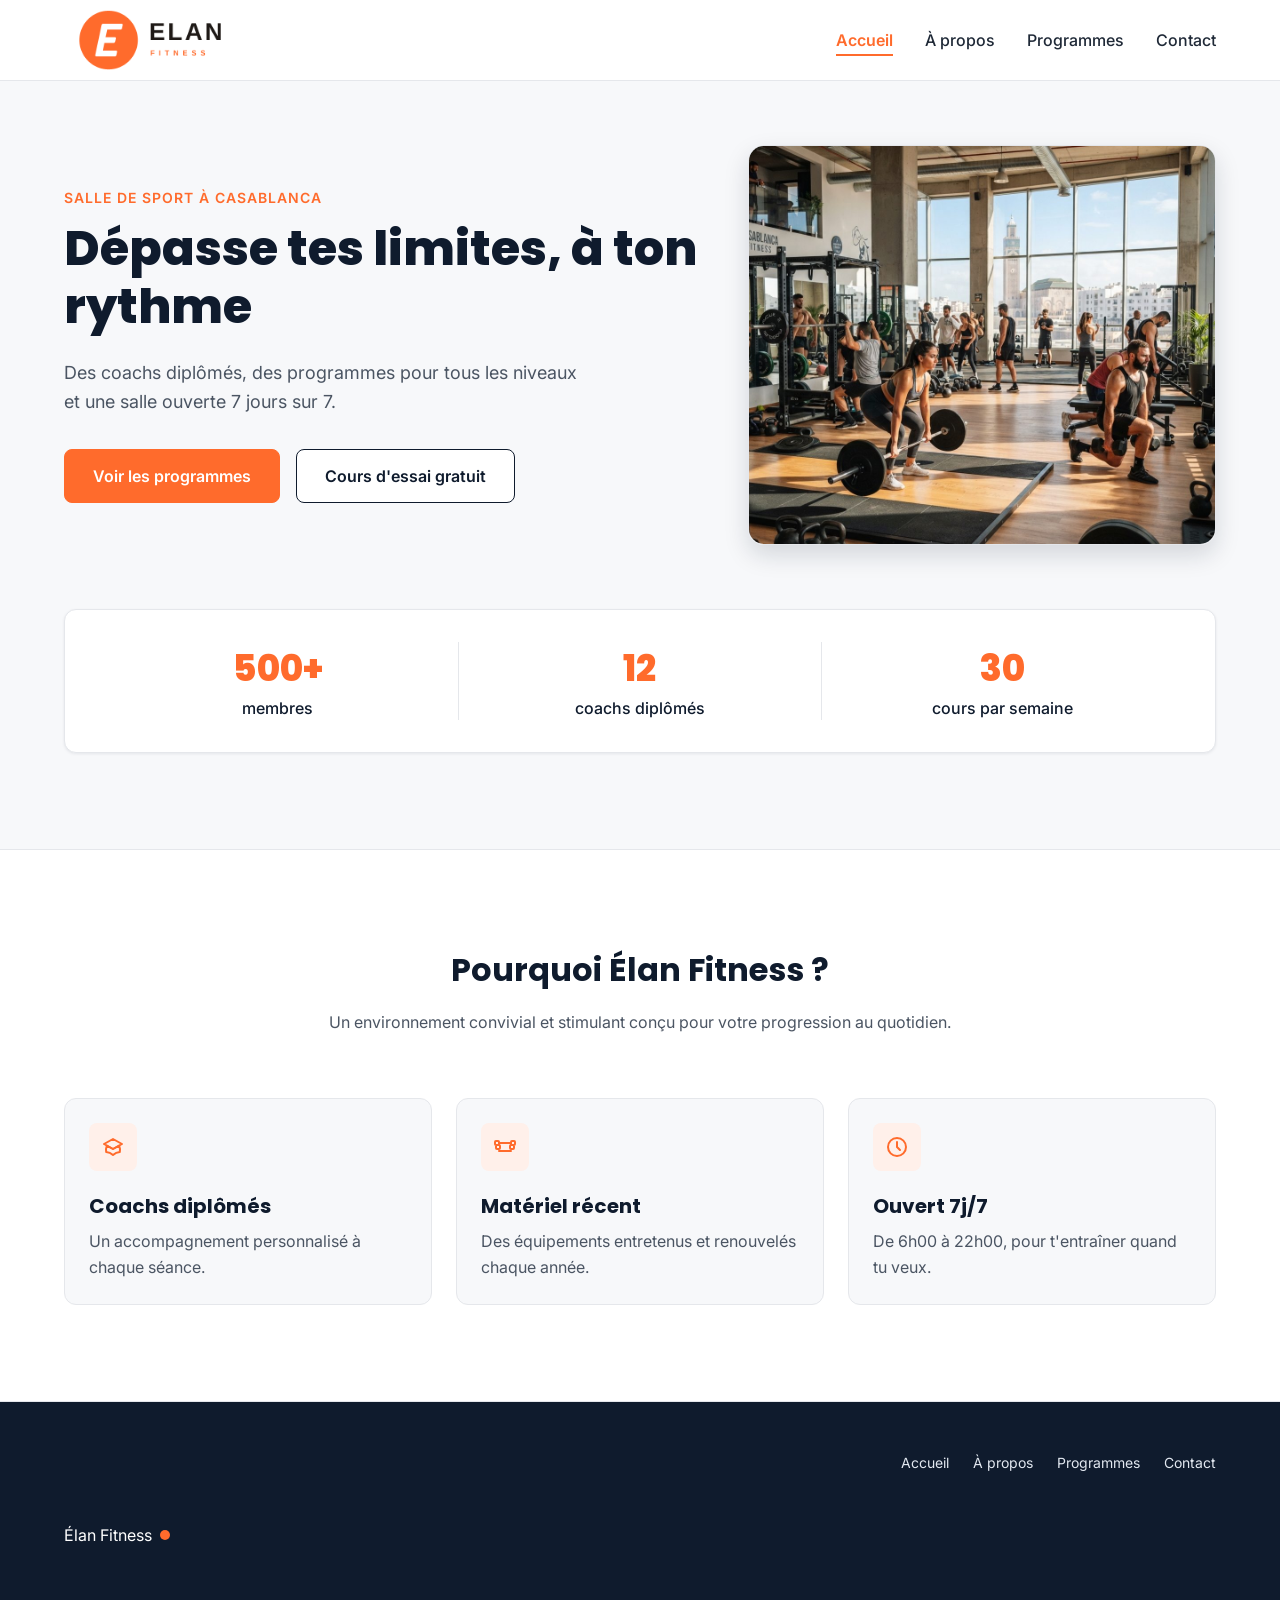
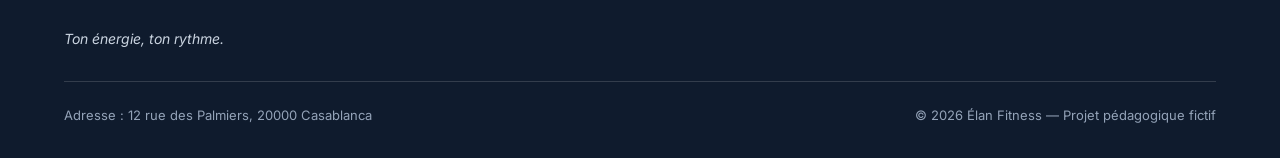
<file: index.html>
<!DOCTYPE html>
<html lang="fr">

<head>
  <meta charset="UTF-8">
  <meta name="viewport" content="width=device-width, initial-scale=1">
  <meta name="description"
    content="Élan Fitness, salle de sport à Casablanca : musculation, yoga, cardio et boxe fitness avec des coachs diplômés. Réservez votre cours d'essai gratuit.">
  <title>Élan Fitness | Salle de sport à Casablanca</title>

  <link rel="preconnect" href="https://fonts.googleapis.com">
  <link rel="preconnect" href="https://fonts.gstatic.com" crossorigin>
  <link
    href="https://fonts.googleapis.com/css2?family=Inter:wght@400;500;600&family=Poppins:wght@600;700;800&display=swap"
    rel="stylesheet">

  <link rel="stylesheet" href="style.css">
</head>


<body>

  <header class="en-tete">
    <div class="conteneur en-tete-contenu">
      <a href="#accueil" class="logo"><img src="img/elan-fitness-logo-transparent.png" alt="logo"></a>

      <nav aria-label="Navigation principale">
        <ul class="menu">
          <li><a href="index.html" class="lien-actif">Accueil</a></li>
          <li><a href="a-propos.html">À propos</a></li>
          <li><a href="programmes.html">Programmes</a></li>
          <li><a href="contacter-nous.html">Contact</a></li>
        </ul>
      </nav>
    </div>
  </header>

  <main>

    <section id="accueil" class="hero">
      <div class="conteneur">

        <div class="hero-contenu">
          <div class="hero-texte">
            <p class="sur-titre">Salle de sport à Casablanca</p>
            <h1>Dépasse tes limites, à ton rythme</h1>
            <p class="hero-description">
              Des coachs diplômés, des programmes pour tous les niveaux et une salle ouverte 7 jours sur 7.
            </p>
            <div class="boutons">
              <a href="#programmes" class="bouton bouton-principal">Voir les programmes</a>
              <a href="#contact" class="bouton bouton-secondaire">Cours d'essai gratuit</a>
            </div>
          </div>

          <img class="hero-image" src="img/hero.jpg"
            alt="Des personnes s'entraînent dans une salle de sport lumineuse à Casablanca">
        </div>

        <div class="chiffres">
          <div class="chiffre">
            <p class="chiffre-nombre">500+</p>
            <p>membres</p>
          </div>
          <div class="chiffre">
            <p class="chiffre-nombre">12</p>
            <p>coachs diplômés</p>
          </div>
          <div class="chiffre">
            <p class="chiffre-nombre">30</p>
            <p>cours par semaine</p>
          </div>
        </div>

      </div>
    </section>

    <section class="section section-blanche">
      <div class="conteneur">

        <div class="section-titre">
          <h2>Pourquoi Élan Fitness ?</h2>
          <p>Un environnement convivial et stimulant conçu pour votre progression au quotidien.</p>
        </div>

        <div class="cartes">
          <article class="carte carte-avantage">
            <div class="icone"><img src="img/icone-coach.svg" alt=""></div>
            <h3>Coachs diplômés</h3>
            <p>Un accompagnement personnalisé à chaque séance.</p>
          </article>

          <article class="carte carte-avantage">
            <div class="icone"><img src="img/icone-materiel.svg" alt=""></div>
            <h3>Matériel récent</h3>
            <p>Des équipements entretenus et renouvelés chaque année.</p>
          </article>

          <article class="carte carte-avantage">
            <div class="icone"><img src="img/icone-horloge.svg" alt=""></div>
            <h3>Ouvert 7j/7</h3>
            <p>De 6h00 à 22h00, pour t'entraîner quand tu veux.</p>
          </article>
        </div>

      </div>
    </section>


  </main>

  <footer class="pied-de-page">
    <div class="conteneur">

      <div class="pied-haut">
        <div>
          <p class="logo logo-clair">Élan Fitness</p>
          <p class="slogan">Ton énergie, ton rythme.</p>
        </div>

        <nav aria-label="Navigation du pied de page">
          <ul class="menu menu-pied">
            <li><a href="index.html">Accueil</a></li>
            <li><a href="a-propos.html">À propos</a></li>
            <li><a href="programmes.html">Programmes</a></li>
            <li><a href="contacter-nous.html">Contact</a></li>
          </ul>
        </nav>
      </div>

      <div class="pied-bas">
        <p>Adresse : 12 rue des Palmiers, 20000 Casablanca</p>
        <p>&copy; 2026 Élan Fitness — Projet pédagogique fictif</p>
      </div>

    </div>
  </footer>

</body>

</html>
</file>
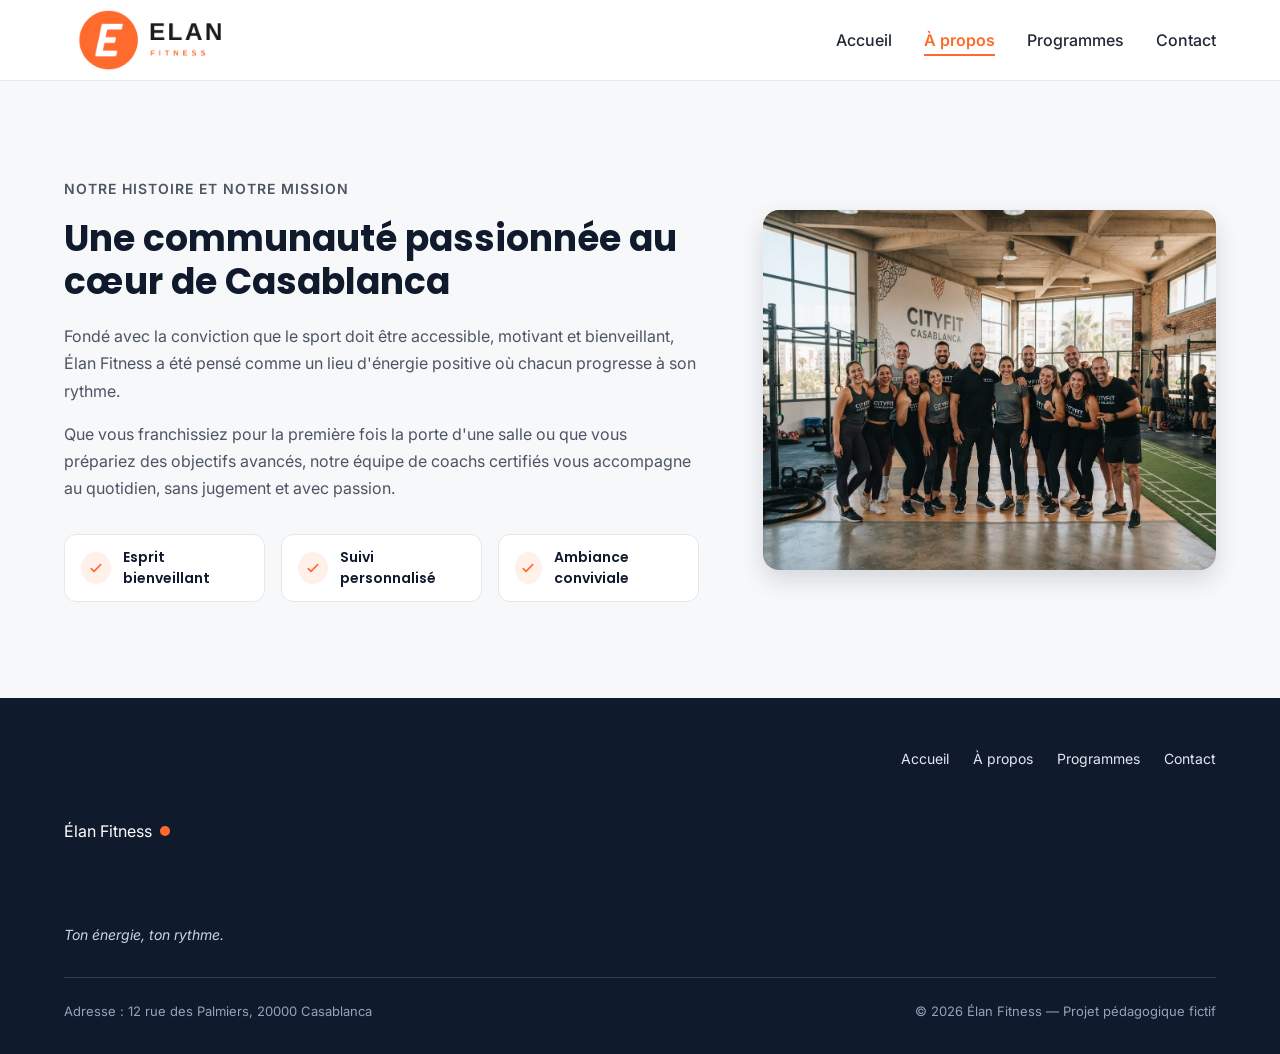
<file: a-propos.html>
<!DOCTYPE html>
<html lang="fr">

<head>
    <meta charset="UTF-8">
    <meta name="viewport" content="width=device-width, initial-scale=1">
    <meta name="description"
        content="Élan Fitness, salle de sport à Casablanca : musculation, yoga, cardio et boxe fitness avec des coachs diplômés. Réservez votre cours d'essai gratuit.">
    <title>Élan Fitness | Salle de sport à Casablanca</title>

    <link rel="preconnect" href="https://fonts.googleapis.com">
    <link rel="preconnect" href="https://fonts.gstatic.com" crossorigin>
    <link
        href="https://fonts.googleapis.com/css2?family=Inter:wght@400;500;600&family=Poppins:wght@600;700;800&display=swap"
        rel="stylesheet">

    <link rel="stylesheet" href="style.css">
</head>


<body>

    <header class="en-tete">
        <div class="conteneur en-tete-contenu">
            <a href="#accueil" class="logo"><img src="img/elan-fitness-logo-transparent.png" alt="logo"></a>
            <nav aria-label="Navigation principale">
                <ul class="menu">
                    <li><a href="index.html">Accueil</a></li>
                    <li><a href="a-propos.html" class="lien-actif">À propos</a></li>
                    <li><a href="programmes.html">Programmes</a></li>
                    <li><a href="contacter-nous.html">Contact</a></li>
                </ul>
            </nav>
        </div>
    </header>

    <main>


        <section class="section">
            <div class="conteneur apropos-contenu">

                <div class="apropos-texte">
                    <p class="sur-titre">Notre histoire et notre mission</p>
                    <h2>Une communauté passionnée au cœur de Casablanca</h2>
                    <p>
                        Fondé avec la conviction que le sport doit être accessible, motivant et bienveillant,
                        Élan Fitness a été pensé comme un lieu d'énergie positive où chacun progresse à son rythme.
                    </p>
                    <p>
                        Que vous franchissiez pour la première fois la porte d'une salle ou que vous prépariez des
                        objectifs avancés, notre équipe de coachs certifiés vous accompagne au quotidien, sans
                        jugement et avec passion.
                    </p>

                    <ul class="valeurs">
                        <li class="valeur">
                            <div class="icone icone-petite"><img src="img/icone-check.svg" alt=""></div>
                            <span>Esprit bienveillant</span>
                        </li>
                        <li class="valeur">
                            <div class="icone icone-petite"><img src="img/icone-check.svg" alt=""></div>
                            <span>Suivi personnalisé</span>
                        </li>
                        <li class="valeur">
                            <div class="icone icone-petite"><img src="img/icone-check.svg" alt=""></div>
                            <span>Ambiance conviviale</span>
                        </li>
                    </ul>
                </div>

                <img class="apropos-image" src="img/equipe.jpg"
                    alt="L'équipe de coachs d'Élan Fitness réunie dans la salle">

            </div>
        </section>



    </main>

    <footer class="pied-de-page">
        <div class="conteneur">

            <div class="pied-haut">
                <div>
                    <p class="logo logo-clair">Élan Fitness</p>
                    <p class="slogan">Ton énergie, ton rythme.</p>
                </div>

                <nav aria-label="Navigation du pied de page">
                    <ul class="menu menu-pied">
                        <li><a href="index.html">Accueil</a></li>
                        <li><a href="a-propos.html">À propos</a></li>
                        <li><a href="programmes.html">Programmes</a></li>
                        <li><a href="contacter-nous.html">Contact</a></li>
                    </ul>
                </nav>
            </div>

            <div class="pied-bas">
                <p>Adresse : 12 rue des Palmiers, 20000 Casablanca</p>
                <p>&copy; 2026 Élan Fitness — Projet pédagogique fictif</p>
            </div>

        </div>
    </footer>

</body>

</html>
</file>
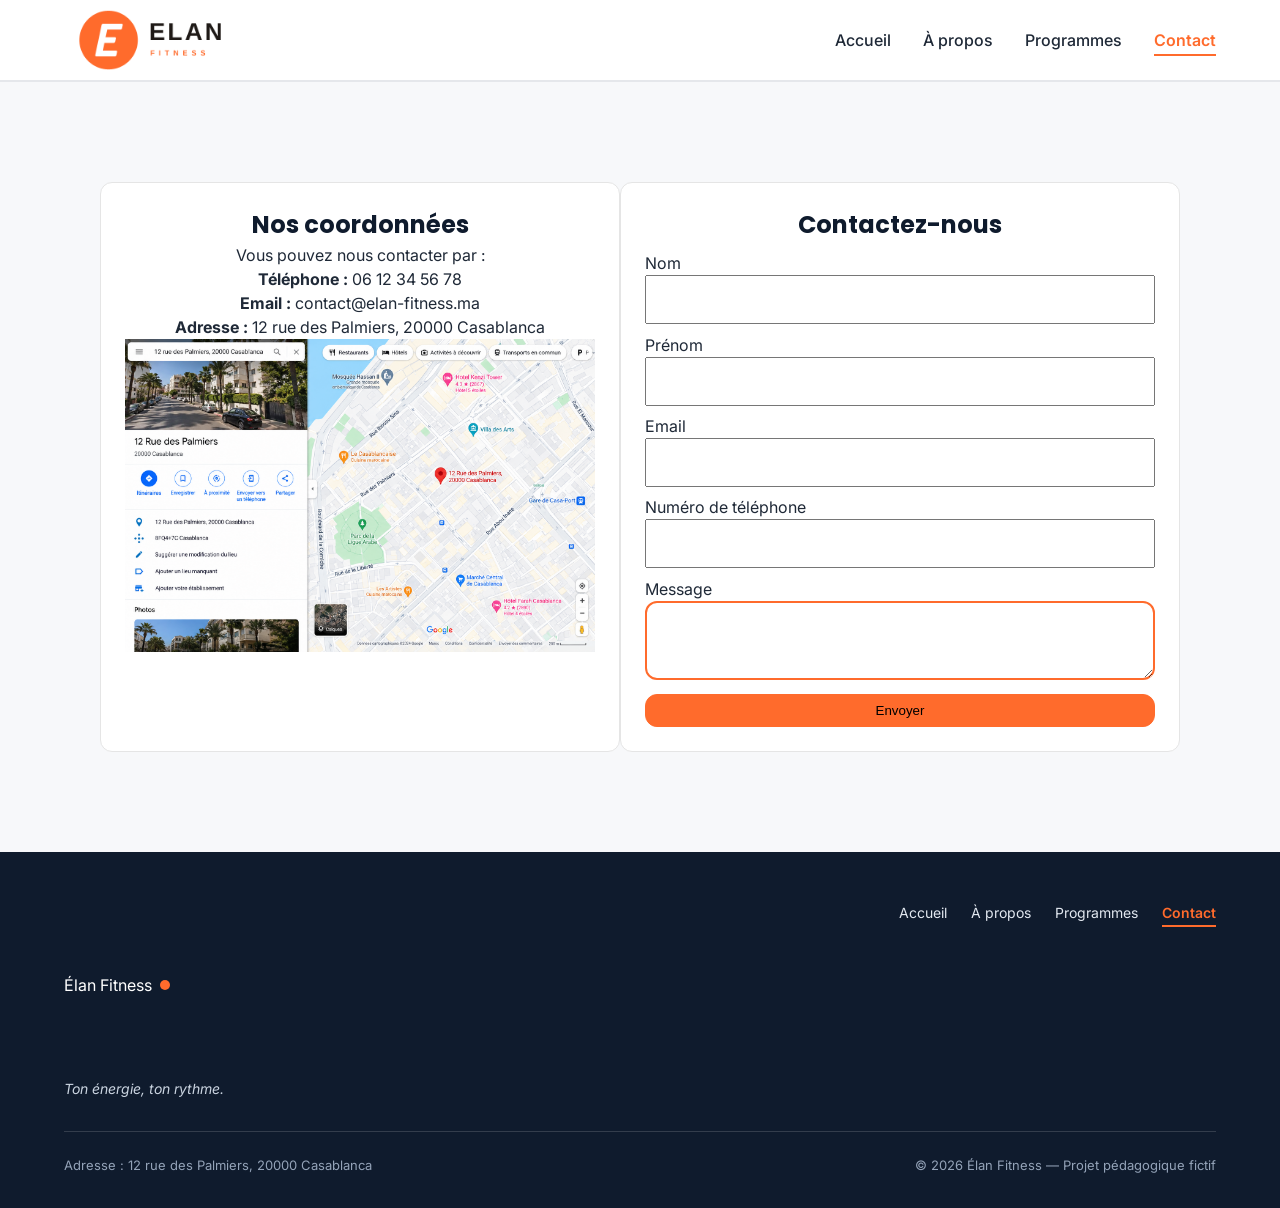
<file: contacter-nous.html>
<!DOCTYPE html>
<html lang="fr">

<head>
    <meta charset="UTF-8">
    <meta name="viewport" content="width=device-width, initial-scale=1">
    <meta name="description"
        content="Élan Fitness, salle de sport à Casablanca : musculation, yoga, cardio et boxe fitness avec des coachs diplômés. Réservez votre cours d'essai gratuit.">
    <title>Élan Fitness | Salle de sport à Casablanca</title>

    <link rel="preconnect" href="https://fonts.googleapis.com">
    <link rel="preconnect" href="https://fonts.gstatic.com" crossorigin>
    <link
        href="https://fonts.googleapis.com/css2?family=Inter:wght@400;500;600&family=Poppins:wght@600;700;800&display=swap"
        rel="stylesheet">

    <link rel="stylesheet" href="style.css">
</head>


<body>

    <header class="en-tete">
        <header class="en-tete">
            <div class="conteneur en-tete-contenu">
                <a href="#accueil" class="logo"><img src="img/elan-fitness-logo-transparent.png" alt="logo"></a>

                <nav aria-label="Navigation principale">
                    <ul class="menu">
                        <li><a href="index.html">Accueil</a></li>
                        <li><a href="a-propos.html">À propos</a></li>
                        <li><a href="programmes.html">Programmes</a></li>
                        <li><a href="contacter-nous.html" class="lien-actif">Contact</a></li>
                    </ul>
                </nav>
            </div>
        </header>

    </header>

    <main>



        <section class="contact">
            <div class="conteneur-contactus">

                <div class="contact-infos">
                    <h1>Nos coordonnées</h1>
                    <p>Vous pouvez nous contacter par :</p>

                    <ul>
                        <li><strong>Téléphone :</strong> 06 12 34 56 78</li>
                        <li><strong>Email :</strong> contact@elan-fitness.ma</li>
                    </ul>
                    <p><strong>Adresse :</strong> 12 rue des Palmiers, 20000 Casablanca</p>

                    <img src="img/palmier.png" alt="Palmier" class="palmier-image">


                </div>

                <form>
                    <div class="contact-FORM">

                        <div class="contacter-nous">
                            <h2>Contactez-nous</h2>
                        </div>

                        <div>
                            <label for="nom">Nom</label>
                            <input type="text" id="nom" name="nom" required>
                        </div>


                        <div>
                            <label for="prenom">Prénom</label>
                            <input type="text" id="prenom" name="prenom" required>
                        </div>

                        <div>
                            <label for="email">Email</label>
                            <input type="email" id="email" name="email" required>
                        </div>
                        <div>

                            <label for="telephone">Numéro de téléphone</label>
                            <input type="tel" id="telephone" name="telephone" required>
                        </div>

                        <div>
                            <label for="message">Message</label>
                            <textarea id="message" name="message" rows="5" required></textarea>
                        </div>

                        <button type="submit" id="bottoncontact">Envoyer</button>

                    </div>
                </form>

            </div>
        </section>



    </main>



    <footer class="pied-de-page">
        <div class="conteneur">

            <div class="pied-haut">
                <div>
                    <p class="logo logo-clair">Élan Fitness</p>
                    <p class="slogan">Ton énergie, ton rythme.</p>
                </div>

                <nav aria-label="Navigation du pied de page">
                    <ul class="menu menu-pied">
                        <li><a href="index.html">Accueil</a></li>
                        <li><a href="a-propos.html">À propos</a></li>
                        <li><a href="programmes.html">Programmes</a></li>
                        <li><a href="contacter-nous.html" class="lien-actif">Contact</a></li>
                    </ul>
                </nav>
            </div>

            <div class="pied-bas">
                <p>Adresse : 12 rue des Palmiers, 20000 Casablanca</p>
                <p>&copy; 2026 Élan Fitness — Projet pédagogique fictif</p>
            </div>

        </div>
    </footer>

</body>

</html>
</file>
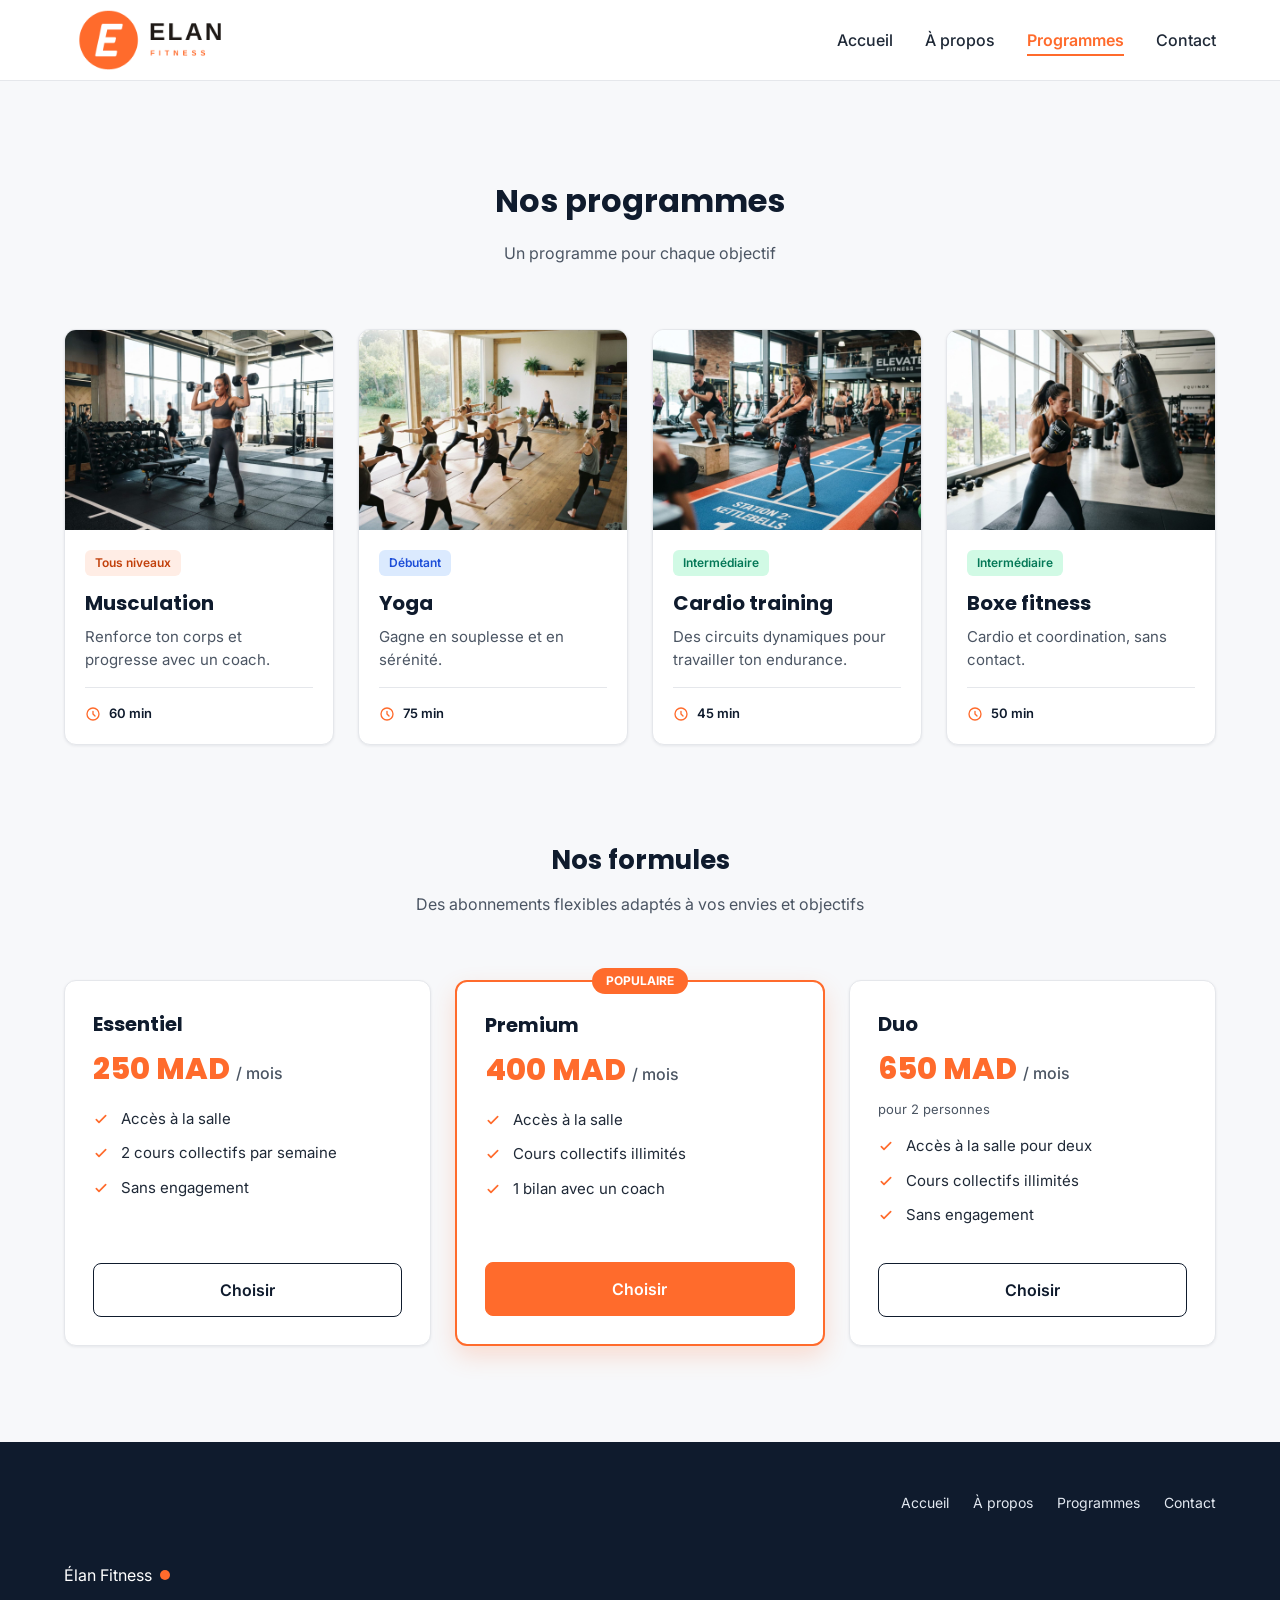
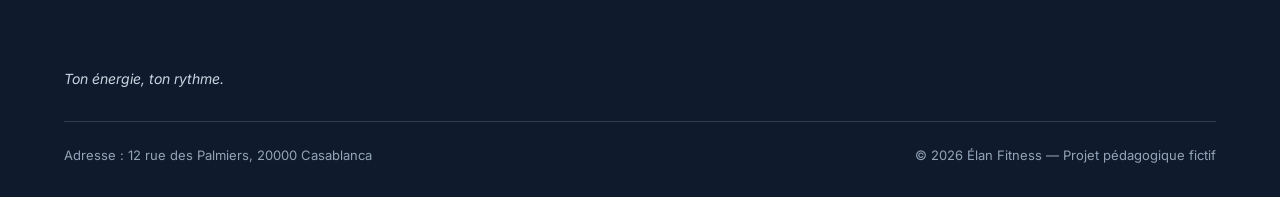
<file: programmes.html>
<!DOCTYPE html>
<html lang="fr">

<head>
    <meta charset="UTF-8">
    <meta name="viewport" content="width=device-width, initial-scale=1">
    <meta name="description"
        content="Élan Fitness, salle de sport à Casablanca : musculation, yoga, cardio et boxe fitness avec des coachs diplômés. Réservez votre cours d'essai gratuit.">
    <title>Élan Fitness | Salle de sport à Casablanca</title>

    <link rel="preconnect" href="https://fonts.googleapis.com">
    <link rel="preconnect" href="https://fonts.gstatic.com" crossorigin>
    <link
        href="https://fonts.googleapis.com/css2?family=Inter:wght@400;500;600&family=Poppins:wght@600;700;800&display=swap"
        rel="stylesheet">

    <link rel="stylesheet" href="style.css">
</head>


<body>

    <header class="en-tete">
        <div class="conteneur en-tete-contenu">
            <a href="#accueil" class="logo"><img src="img/elan-fitness-logo-transparent.png" alt="logo"></a>
            <nav aria-label="Navigation principale">
                <ul class="menu">
                    <li><a href="index.html">Accueil</a></li>
                    <li><a href="a-propos.html">À propos</a></li>
                    <li><a href="programmes.html" class="lien-actif">Programmes</a></li>
                    <li><a href="contacter-nous.html">Contact</a></li>
                </ul>
            </nav>
        </div>
    </header>

    <main>



        <section class="section">
            <div class="conteneur">

                <div class="section-titre">
                    <h2>Nos programmes</h2>
                    <p>Un programme pour chaque objectif</p>
                </div>

                <div class="cartes">

                    <article class="carte carte-programme">
                        <img src="img/musculation.jpg"
                            alt="Une sportive soulève des haltères dans l'espace musculation">
                        <div class="programme-corps">
                            <span class="etiquette etiquette-orange">Tous niveaux</span>
                            <h3>Musculation</h3>
                            <p>Renforce ton corps et progresse avec un coach.</p>
                            <p class="duree"><img src="img/icone-duree.svg" alt="">60 min</p>
                        </div>
                    </article>

                    <article class="carte carte-programme">
                        <img src="img/yoga.jpg" alt="Un groupe pratique le yoga sur des tapis dans une salle lumineuse">
                        <div class="programme-corps">
                            <span class="etiquette etiquette-bleue">Débutant</span>
                            <h3>Yoga</h3>
                            <p>Gagne en souplesse et en sérénité.</p>
                            <p class="duree"><img src="img/icone-duree.svg" alt="">75 min</p>
                        </div>
                    </article>

                    <article class="carte carte-programme">
                        <img src="img/cardio.jpg"
                            alt="Des sportifs suivent un circuit de cardio training avec des kettlebells">
                        <div class="programme-corps">
                            <span class="etiquette etiquette-verte">Intermédiaire</span>
                            <h3>Cardio training</h3>
                            <p>Des circuits dynamiques pour travailler ton endurance.</p>
                            <p class="duree"><img src="img/icone-duree.svg" alt="">45 min</p>
                        </div>
                    </article>

                    <article class="carte carte-programme">
                        <img src="img/boxe.jpg"
                            alt="Une sportive frappe un sac de frappe pendant un cours de boxe fitness">
                        <div class="programme-corps">
                            <span class="etiquette etiquette-verte">Intermédiaire</span>
                            <h3>Boxe fitness</h3>
                            <p>Cardio et coordination, sans contact.</p>
                            <p class="duree"><img src="img/icone-duree.svg" alt="">50 min</p>
                        </div>
                    </article>

                </div>

                <div class="formules">

                    <div class="section-titre">
                        <h3>Nos formules</h3>
                        <p>Des abonnements flexibles adaptés à vos envies et objectifs</p>
                    </div>

                    <div class="cartes">

                        <article class="carte formule">
                            <h4>Essentiel</h4>
                            <p class="prix">250 MAD <span>/ mois</span></p>
                            <ul class="formule-liste">
                                <li>Accès à la salle</li>
                                <li>2 cours collectifs par semaine</li>
                                <li>Sans engagement</li>
                            </ul>
                            <a href="#contact" class="bouton bouton-secondaire">Choisir</a>
                        </article>

                        <article class="carte formule formule-populaire">
                            <p class="badge-populaire">Populaire</p>
                            <h4>Premium</h4>
                            <p class="prix">400 MAD <span>/ mois</span></p>
                            <ul class="formule-liste">
                                <li>Accès à la salle</li>
                                <li>Cours collectifs illimités</li>
                                <li>1 bilan avec un coach</li>
                            </ul>
                            <a href="#contact" class="bouton bouton-principal">Choisir</a>
                        </article>

                        <article class="carte formule">
                            <h4>Duo</h4>
                            <p class="prix">650 MAD <span>/ mois</span></p>
                            <p class="prix-note">pour 2 personnes</p>
                            <ul class="formule-liste">
                                <li>Accès à la salle pour deux</li>
                                <li>Cours collectifs illimités</li>
                                <li>Sans engagement</li>
                            </ul>
                            <a href="#contact" class="bouton bouton-secondaire">Choisir</a>
                        </article>

                    </div>
                </div>

            </div>
        </section>

    </main>

    <footer class="pied-de-page">
        <div class="conteneur">

            <div class="pied-haut">
                <div>
                    <p class="logo logo-clair">Élan Fitness</p>
                    <p class="slogan">Ton énergie, ton rythme.</p>
                </div>

                <nav aria-label="Navigation du pied de page">
                    <ul class="menu menu-pied">
                        <li><a href="index.html">Accueil</a></li>
                        <li><a href="a-propos.html">À propos</a></li>
                        <li><a href="programmes.html">Programmes</a></li>
                        <li><a href="contacter-nous.html">Contact</a></li>
                    </ul>
                </nav>
            </div>

            <div class="pied-bas">
                <p>Adresse : 12 rue des Palmiers, 20000 Casablanca</p>
                <p>&copy; 2026 Élan Fitness — Projet pédagogique fictif</p>
            </div>

        </div>
    </footer>

</body>

</html>
</file>
<file: style.css>
* {
  box-sizing: border-box;
  margin: 0;
  padding: 0;
}

html {
  scroll-behavior: smooth;
}


body {
  font-family: 'Inter', Arial, sans-serif;
  font-size: 16px;
  line-height: 1.5;
  color: #1F2937;
  background-color: #F7F8FA;
}

h1,
h2,
h3,
h4 {
  font-family: 'Poppins', Arial, sans-serif;
  color: #0F1B2D;
}

a {
  color: inherit;
  text-decoration: none;
}

ul {
  list-style: none;
}

img {
  display: block;
  max-width: 100%;
}

a:focus-visible,
button:focus-visible {
  outline: 3px solid #FF6B2C;
  outline-offset: 2px;
}

.conteneur {
  width: 100%;
  max-width: 1200px;
  margin: 0 auto;
  padding: 0 24px;
}

.section {
  padding: 96px 0;
}

.section-blanche {
  background-color: #FFFFFF;
  border-top: 1px solid #E5E7EB;
  border-bottom: 1px solid #E5E7EB;
}

.section-titre {
  max-width: 640px;
  margin: 0 auto 64px;
  text-align: center;
}

.section-titre h2 {
  font-size: 32px;
  margin-bottom: 16px;
}

.section-titre h3 {
  font-size: 26px;
  margin-bottom: 12px;
}

.section-titre p {
  color: #4B5563;
}

.sur-titre {
  font-size: 14px;
  font-weight: 600;
  color: #FF6B2C;
  text-transform: uppercase;
  letter-spacing: 1px;
  margin-bottom: 12px;
}

.bouton {
  display: inline-block;
  padding: 14px 28px;
  border-radius: 8px;
  font-size: 16px;
  font-weight: 600;
  text-align: center;
  cursor: pointer;
}

.bouton-principal {
  background-color: #FF6B2C;
  border: 1px solid #FF6B2C;
  color: #FFFFFF;
}

.bouton-principal:hover {
  background-color: #F05817;
}

.bouton-secondaire {
  background-color: #FFFFFF;
  border: 1px solid #0F1B2D;
  color: #0F1B2D;
}

.bouton-secondaire:hover {
  background-color: #F3F4F6;
}

.cartes {
  display: flex;
  gap: 24px;
}

.carte {
  flex: 1;
  background-color: #FFFFFF;
  border: 1px solid #E5E7EB;
  border-radius: 12px;
  box-shadow: 0 1px 3px rgba(15, 27, 45, 0.08);
}

.icone {
  width: 48px;
  height: 48px;
  background-color: #FFF0EA;
  border-radius: 8px;
  display: flex;
  align-items: center;
  justify-content: center;
}

.icone img {
  width: 24px;
  height: 24px;
}

.icone-petite {
  width: 32px;
  height: 32px;
  border-radius: 50%;
}

.icone-petite img {
  width: 16px;
  height: 16px;
}

.en-tete {
  position: sticky;
  top: 0;
  z-index: 10;
  background-color: #FFFFFF;
  border-bottom: 1px solid #E5E7EB;
}

.en-tete-contenu {
  height: 80px;
  display: flex;
  align-items: center;
  justify-content: space-between;
}

.logo {
  display: flex;
  align-items: center;
  width: 170px;
  height: 170px;
  color: #0F1B2D;
}

.logo::after {
  content: "";
  width: 10px;
  height: 10px;
  margin-left: 8px;
  background-color: #FF6B2C;
  border-radius: 50%;
}

.menu {
  display: flex;
  gap: 32px;
}

.menu a {
  font-weight: 500;
  padding-bottom: 4px;
  border-bottom: 2px solid transparent;
}

.menu a:hover {
  color: #FF6B2C;
}

.menu .lien-actif {
  color: #FF6B2C;
  font-weight: 600;
  border-bottom-color: #FF6B2C;
}

.hero {
  padding: 64px 0 96px;
}

.hero-contenu {
  display: flex;
  align-items: center;
  gap: 32px;
}

.hero-texte {
  flex: 7;
}

.hero-texte h1 {
  font-size: 48px;
  font-weight: 800;
  line-height: 1.2;
  margin-bottom: 24px;
}

.hero-description {
  max-width: 520px;
  font-size: 18px;
  line-height: 1.6;
  color: #4B5563;
  margin-bottom: 32px;
}

.boutons {
  display: flex;
  flex-wrap: wrap;
  gap: 16px;
}

.hero-image {
  flex: 5;
  min-width: 0;
  height: 400px;
  object-fit: cover;
  border-radius: 16px;
  border: 1px solid #E5E7EB;
  box-shadow: 0 10px 25px rgba(15, 27, 45, 0.15);
}

.chiffres {
  display: flex;
  margin-top: 64px;
  padding: 32px;
  background-color: #FFFFFF;
  border: 1px solid #E5E7EB;
  border-radius: 12px;
  box-shadow: 0 1px 3px rgba(15, 27, 45, 0.08);
}

.chiffre {
  flex: 1;
  text-align: center;
  font-weight: 500;
  color: #0F1B2D;
}

.chiffre+.chiffre {
  border-left: 1px solid #E5E7EB;
}

.chiffre-nombre {
  font-family: 'Poppins', Arial, sans-serif;
  font-size: 36px;
  font-weight: 800;
  color: #FF6B2C;
}

.carte-avantage {
  padding: 24px;
  background-color: #F7F8FA;
  box-shadow: none;
}

.carte-avantage .icone {
  margin-bottom: 20px;
}

.carte-avantage h3 {
  font-size: 20px;
  margin-bottom: 8px;
}

.carte-avantage p {
  color: #4B5563;
  line-height: 1.6;
}

.apropos-contenu {
  display: flex;
  align-items: center;
  gap: 64px;
}

.apropos-texte {
  flex: 7;
}

.apropos-texte h2 {
  font-size: 36px;
  line-height: 1.2;
  margin-bottom: 20px;
}

.apropos-texte p {
  color: #4B5563;
  line-height: 1.7;
  margin-bottom: 16px;
}

.valeurs {
  display: flex;
  gap: 16px;
  margin-top: 32px;
}

.valeur {
  flex: 1;
  display: flex;
  align-items: center;
  gap: 12px;
  padding: 12px 16px;
  background-color: #FFFFFF;
  border: 1px solid #E5E7EB;
  border-radius: 12px;
  font-family: 'Poppins', Arial, sans-serif;
  font-size: 14px;
  font-weight: 600;
  color: #0F1B2D;
}

.apropos-image {
  flex: 5;
  min-width: 0;
  height: 360px;
  object-fit: cover;
  border-radius: 16px;
  box-shadow: 0 10px 25px rgba(15, 27, 45, 0.15);
}

.carte-programme {
  display: flex;
  flex-direction: column;
  overflow: hidden;
}

.carte-programme>img {
  width: 100%;
  height: 200px;
  object-fit: cover;
}

.programme-corps {
  flex: 1;
  display: flex;
  flex-direction: column;
  padding: 20px;
}

.programme-corps h3 {
  font-size: 20px;
  margin-bottom: 8px;
}

.programme-corps p {
  font-size: 15px;
  color: #4B5563;
}

.etiquette {
  align-self: flex-start;
  padding: 4px 10px;
  margin-bottom: 12px;
  border-radius: 6px;
  font-size: 12px;
  font-weight: 600;
}

.etiquette-orange {
  background-color: #FFEDE5;
  color: #C2410C;
}

.etiquette-bleue {
  background-color: #DBEAFE;
  color: #1D4ED8;
}

.etiquette-verte {
  background-color: #D1FAE5;
  color: #047857;
}

.programme-corps .duree {
  display: flex;
  align-items: center;
  gap: 8px;
  margin-top: auto;
  padding-top: 16px;
  border-top: 1px solid #E5E7EB;
  font-size: 13px;
  font-weight: 600;
  color: #0F1B2D;
}

.programme-corps h3+p {
  margin-bottom: 16px;
}

.duree img {
  width: 16px;
  height: 16px;
}

.formules {
  margin-top: 96px;
}

.formule {
  position: relative;
  display: flex;
  flex-direction: column;
  padding: 28px;
}

.formule h4 {
  font-size: 20px;
}

.prix {
  margin: 8px 0 16px;
  font-family: 'Poppins', Arial, sans-serif;
  font-size: 30px;
  font-weight: 800;
  color: #FF6B2C;
}

.prix span {
  font-family: 'Inter', Arial, sans-serif;
  font-size: 16px;
  font-weight: 500;
  color: #4B5563;
}

.prix-note {
  margin: -8px 0 16px;
  font-size: 13px;
  color: #4B5563;
}

.formule-liste {
  flex: 1;
  margin-bottom: 24px;
}

.formule-liste li {
  padding-left: 28px;
  margin-bottom: 12px;
  font-size: 15px;
  background-image: url('img/icone-check.svg');
  background-repeat: no-repeat;
  background-position: left center;
  background-size: 16px;
}

.formule .bouton {
  display: block;
}

.formule-populaire {
  border: 2px solid #FF6B2C;
  box-shadow: 0 10px 25px rgba(255, 107, 44, 0.2);
}

.badge-populaire {
  position: absolute;
  top: -14px;
  left: 50%;
  transform: translateX(-50%);
  padding: 4px 14px;
  background-color: #FF6B2C;
  border-radius: 999px;
  font-size: 12px;
  font-weight: 700;
  text-transform: uppercase;
  color: #FFFFFF;
}

.pied-de-page {
  padding: 48px 0 32px;
  background-color: #0F1B2D;
  color: #FFFFFF;
}

.pied-haut {
  display: flex;
  justify-content: space-between;
  align-items: flex-start;
  padding-bottom: 32px;
  border-bottom: 1px solid rgba(255, 255, 255, 0.15);
}

.logo-clair {
  color: #FFFFFF;
}

.slogan {
  margin-top: 8px;
  font-size: 14px;
  font-style: italic;
  color: #CBD5E1;
}

.menu-pied {
  gap: 24px;
}

.menu-pied a {
  font-size: 14px;
  font-weight: 400;
  color: #E2E8F0;
}

.pied-bas {
  display: flex;
  justify-content: space-between;
  margin-top: 24px;
  font-size: 13px;
  color: #94A3B8;
}







.contact-infos {

  gap: 24px;
  max-width: 600px;
  padding: 24px;
  background: #ffffff;
  border: 1px solid #e5e5e5;
  border-radius: 12px;
  text-align: center;

}

.contact-FORM {

  flex-direction: column;
  display: flex;

  padding: 24px;
  background: #ffffff;
  border: 1px solid #e5e5e5;
  border-radius: 12px;
  height: 570px;
  justify-content: space-between;

}

.conteneur-contactus {


  display: flex;
  PADDING: 100PX;

}

.contacter-nous {

  text-align: center;


}


.contact-FORM input {

  font-size: 40PX;


}


#bottoncontact {

  background-color: #FF6B2c;
  border: 1px solid #FF6B2C;
  padding: 10px;
  border-radius: 12px;
  padding: 8px;

  align-items: center;
}

#message {


  border-color: #FF6B2C;
  border-radius: 12px;
  border-width: 2px;
  width: 100%;

}
</file>
